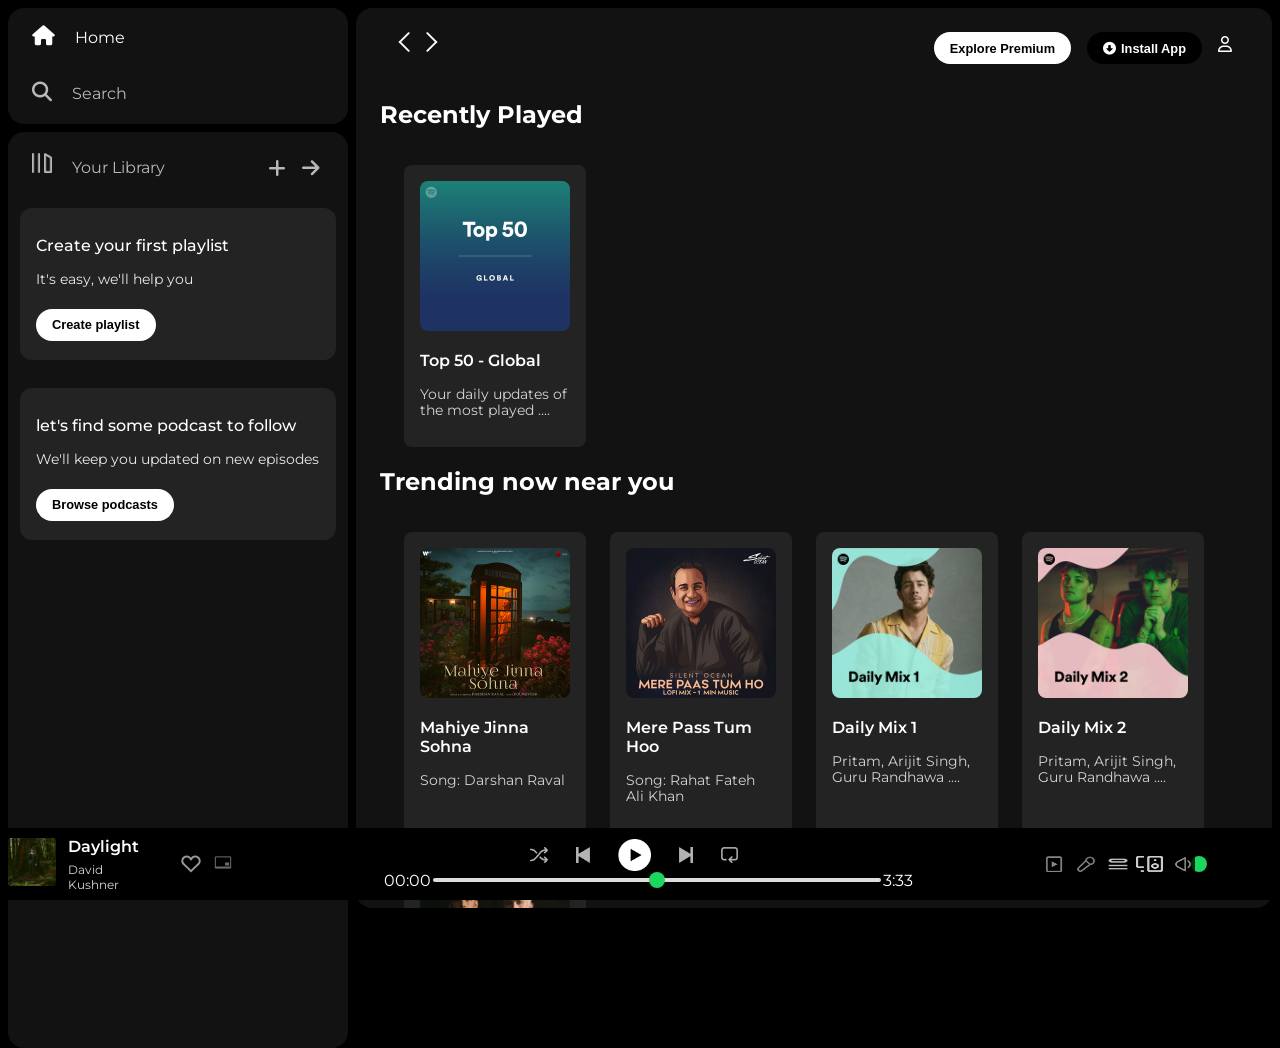
<file: index.html>
<!DOCTYPE html>
<html lang="en">
<head>
    <meta charset="UTF-8">
    <meta name="viewport" content="width=device-width, initial-scale=1.0">
    <link rel="stylesheet" href="https://cdnjs.cloudflare.com/ajax/libs/font-awesome/6.4.2/css/all.min.css" integrity="sha512-z3gLpd7yknf1YoNbCzqRKc4qyor8gaKU1qmn+CShxbuBusANI9QpRohGBreCFkKxLhei6S9CQXFEbbKuqLg0DA==" crossorigin="anonymous" referrerpolicy="no-referrer" />
    <link rel="icon" href="./assets/logo.png">
    <title>Spotify- Web Player: Music for everyone</title>
    <link rel="stylesheet" href="style.css">
    <link rel="preconnect" href="https://fonts.googleapis.com">
<link rel="preconnect" href="https://fonts.gstatic.com" crossorigin>
<link href="https://fonts.googleapis.com/css2?family=Montserrat:wght@300;400;500;600;700&display=swap" rel="stylesheet">
</head>
<body>
    <div class="main">
        <div class="sidebar">
            <div class="nav">
                <div class="nav-option " style="opacity: 1">
                    <i class="fa-solid fa-house"></i>
                    <a href="#">Home</a>
                </div>
                <div class="nav-option">
                    <i class="fa-solid fa-magnifying-glass"></i>
                    <a href="#">Search</a>
                </div>
            </div>
            <div class="library">
                <div class="options">
                    <div class="lib-option nav-option ">
                        <img src="./assets/library_icon.png" alt="">
                        <a href="#">Your Library</a>
                    </div>
                    <div class="icons">
                        <i class="fa-solid fa-plus"></i>
                        <i class="fa-solid fa-arrow-right"></i>
                    </div>
                </div>
                <div class="lib-box">
                    <div class="box">
                        <p class="box-p1">Create your first playlist</p>
                        <p class="box-p2">It's easy, we'll help you</p>
                        <button class="badge">Create playlist</button>
                    </div>
                    <div class="box">
                        <p class="box-p1">let's find some podcast to follow</p>
                        <p class="box-p2">We'll keep you updated on new episodes</p>
                        <button class="badge">Browse podcasts</button>
                    </div>
                </div>
            </div>
        </div>
        <div class="main-content">
            <div class="sticky-nav">
                <div class="sticky-nav-icons">
                    <img src="./assets/backward_icon.png" alt="">
                    <img src="./assets/forward_icon.png" class="hide" alt="">
                </div>
                <div class="sticky-nav-options">
                    <button class="badge nav-items">Explore Premium</button>
                    <button class="badge nav-items dark-badge"><i class="fa-solid fa-circle-down" style="margin-right: 5px;"></i>Install App</button>
                    <i class="fa-regular fa-user nav-items"></i>
                </div>
                
                
            </div>
    
                <h2>Recently Played</h2>
                <div class="cards-container">
                    <div class="card">
                        <img src="./assets/card1img.jpeg" class="card-img" alt="">
                        <p class="card-title">Top 50 - Global</p>
                        <p class="card-info">Your daily updates of the most played ....</p>
                    </div>
                </div>

                <h2>Trending now near you</h2>
                <div class="cards-container">
                    <div class="card">
                        <img src="./assets/card2img.jpeg" class="card-img" alt="">
                        <p class="card-title">Mahiye Jinna Sohna</p>
                        <p class="card-info">Song: Darshan Raval</p>
                    </div>
                    <div class="card">
                        <img src="./assets/card3img.jpeg" class="card-img" alt="">
                        <p class="card-title">Mere Pass Tum Hoo</p>
                        <p class="card-info">Song: Rahat Fateh Ali Khan</p>
                    </div>
                    <div class="card">
                        <img src="./assets/mix1.jpeg" class="card-img" alt="">
                        <p class="card-title">Daily Mix 1</p>
                        <p class="card-info">Pritam, Arijit Singh, Guru Randhawa ....</p>
                    </div>
                    
                    <div class="card">
                        <img src="./assets/mix2.jpeg" class="card-img" alt="">
                        <p class="card-title">Daily Mix 2</p>
                        <p class="card-info">Pritam, Arijit Singh, Guru Randhawa ....</p>
                    </div>
                    <div class="card">
                        <img src="./assets/mix3.jpeg" class="card-img" alt="">
                        <p class="card-title">Daily Mix 3</p>
                        <p class="card-info">Pritam, Arijit Singh, Guru Randhawa ....</p>
                    </div>
                    </div>
                    <h2>Featured Charts</h2>
                   <div class="cards-container">
                    <div class="card">
                        <img src="./assets/card5img.jpeg" class="card-img" alt="">
                        <p class="card-title">Top 50 - Global</p>
                        <p class="card-info">Your daily updates of the most played ....</p>
                    </div>
                    <div class="card">
                        <img src="./assets/card6img.jpeg" class="card-img" alt="">
                        <p class="card-title">Top Songs - India</p>
                        <p class="card-info">Your daily updates of the most played ....</p>
                    </div>
                    <div class="card">
                        <img src="./assets/card1img.jpeg" class="card-img" alt="">
                        <p class="card-title">Top 50 - Global</p>
                        <p class="card-info">Your daily updates of the most played ....</p>
                    </div>
                </div>

                <div class="footer">
                    <div class="line"></div>
                </div>
            </div>

            <div class="music-player">
                <div class="album">
                    <div class="album-contents">
                        <div class="album-img">
                            <img src="./assets/album_picture.jpeg">
                        </div>
                        <div class="album-text">
                            <p class="text1">Daylight</p>
                            <p class="text2">David Kushner</p>
                        </div>
                        <div class="album-icons">
                            <img src="./assets/album_icon1.png" class="img1">
                            <img src="./assets/album_icon2.png" class="img2">
                        </div>
                    </div>
                </div>
                <div class="player">
                    <div class="player-controls">
                        <img src="./assets/player_icon1.png" class="player-control-icon" alt="">
                        <img src="./assets/player_icon2.png" class="player-control-icon" alt="">
                        <img src="./assets/player_icon3.png" class="player-control-icon" style="opacity:1; height:2rem" alt="">
                        <img src="./assets/player_icon4.png" class="player-control-icon" alt="">
                        <img src="./assets/player_icon5.png" class="player-control-icon" alt="">
                    </div>
                    <div class="playback-bar">
                        <span class="curr-time">00:00</span>
                        <input type="range" min="0" max="100" class="progress-bar" step="1">
                        <span class="tot-time">3:33</span>
                    </div>
                </div>
                <div class="controls">
                    <div class="control-icon">
                        <img src="./assets/controls_icon1.png" alt="" class="icon" >
                        <img src="./assets/controld_icon2.png" alt="" class="icon" >
                        <img src="./assets/controls_icon3.png" alt="" class="icon" style="height: 1rem;">
                        <img src="./assets/controls_icon4.png" alt="" class="icon" style="height: 1rem;">
                        <img src="./assets/controls_icon5.png" alt="" class="icon" >
                    </div>
                    <div class="control-range">
                        <input type="range" min="0" max="100" step="1" class="progressbar2">
                    </div>
                </div>
        </div>
    </div>
</body>
</html>
</file>
<file: style.css>
body{
    font-family: 'Montserrat', sans-serif;
    margin: 0;
    background-color: black;
    color: white;
     overflow: hidden;  /* hidden property will not allows us scroll down */
}
.main{
    display: flex;
    height: 100vh;
    padding: 0.5rem;  /*vh gives 100% height on the screen */
}
.sidebar{
    background-color: black;
    width: 340px;
    border-radius: 1rem;
    margin-right: 0.5rem;  /* 1rem=16px*/
}
.main-content{
    background-color: #121212;
    flex: 1;  /*it takes all the remaining space */
    border-radius: 1rem; 
    overflow: auto;
    padding: 0 1.5rem 0 1.5rem;
}
.music-player{
    background-color: black;
    position: fixed;
    bottom: 0;
    width: 100%;
    height: 72px;
}
a{
    text-decoration: none;
    color: white;
}
.nav{
    background-color: #121212;
    border-radius: 1rem;
    display: flex;
    flex-direction: column;
    justify-content: center;
    height: 100px;
    padding: 0.5rem 0.75rem;
}
.nav-option{
    line-height: 2.5rem;
    opacity: 0.7;
    padding: 0.5rem 0.75rem;
}
.nav-option:hover{
    opacity: 1;
}
.nav-option i{
    font-size: 1.25rem;
}
.nav-option a{
    font-size: 1rem;
    margin-left: 1rem;
}
.library{
    background-color: #121212;
    border-radius: 1rem;
    height: 100%;
    margin-top: 0.5rem;
    padding: 0.5rem 0.75rem;
}
.options{
    display: flex;
    justify-content: space-between;
    align-items: center;
}
.lib-option img{
    height: 1.25rem;
    width: 1.25rem;
}
.icons{
    font-size:1.25rem;
    display: flex;
}
.icons i{
    opacity: 0.7;
    margin-right: 1rem;
}
.icons i:hover{
    opacity: 1;
}
.box{
    background-color: #232323;
    height: 8rem;
    border-radius: 0.75rem;
    margin: 0.75rem 0 1.75rem 0;
    padding: 0.75rem 1rem;
}
.box .box-p1{
    font-size: 1rem;
    font-weight: 500;
}

.box .box-p2{
    font-size: 0.85rem;
    font-weight: 400;
    opacity: 0.9;
}

.badge{
    background-color: white;
    border: none;
    border-radius: 100px;
    padding: 0.25rem 1rem;
    font-size: 0.8rem;
    font-weight: 700;
    margin-top: 0.5rem;
    height: 2rem;
    width: fit-content;

}
.dark-badge{
    background-color: black;
    color: white;

}
.sticky-nav{
    position: sticky;
    top: 0;
    background-color: #121212;
    display: flex;
    justify-content: space-between;
    align-items: center;
    padding: 1rem 0 1rem 0;
    z-index: 10;
}
.sticky-nav-icons{
    margin-left: 0.75rem;

}
.sticky-nav-options{
    display: flex;
    justify-content: center;
    align-items: center;
}
.nav-items{
    margin-right: 1rem;
}
@media(max-width:1000px){
    .hide{
        display: none;
    }
}
.card{
    background-color: #232323;
    width: 150px;
    border-radius: 0.5rem;
    padding: 1rem;
    margin-left: 1.5rem;
    margin-top: 1rem;
}
.cards-container{
    display: flex;
    flex-wrap: wrap;
}
.card-img{
    width: 100%;
    border-radius: 0.5rem;
}
.card-title{
    font-weight: 600;
}
.card-info{
    font-size:0.85rem ;
    opacity: 0.8;
}
.footer{
    height: 300px;
    display: flex;
    align-items: center;
    justify-content: center;
}
.line{
    width: 90%;
    height: 50%;
    opacity: 0.4;
    border-top: 1px solid white;

}
.music-player{
    display: flex;
    justify-content: space-between;
    align-items: center;
}
.player{
    width: 50%;
    
}
.player-controls{
    display: flex;
    justify-content: center;
    align-items: center;
}
.player-control-icon{
    height: 1rem;
    margin-right: 1.75rem;
    opacity: 0.7;
}
.player-control-icon:hover{
    opacity: 1;
}
.playback-bar{
    display: flex;
    justify-content: center;
    align-items: center;

}
.progress-bar{
    width: 70%;
    appearance: none;
    background-color: transparent;
    cursor: pointer;
}
.progress-bar::-webkit-slider-runnable-track{
    background-color: #ddd;
    border-radius: 100px;
    height: 0.2rem;
}
.progress-bar::-webkit-slider-thumb{
    appearance: none;
    height: 16px;
    width: 16px;
    background-color: #1bd760;
    border-radius: 50%;
    margin-top: -6px;
}
.album{
    width: 25%;
}

.album-contents{
    margin-right:4rem ;
    display: flex;
    justify-content: space-between;
    align-items: center;
    
}
.album-icons{
    display: flex;
    justify-content: space-evenly;
    align-items: center;
    margin-right: 4rem;
    
}
.img2 {
    height: 1.90rem; 
    padding-left: 0.5em;
    
}
.album-text{
    margin-right: 2.5rem;
    margin-left: 0.75rem;
}

.text1{
    font-size: 1rem;
    font-weight: 600;
    padding-top: 1.5rem;
}

.text2{
    font-size: 0.75rem;
    opacity: 0.85;
    padding-bottom: 1.75rem;
    margin-top: -10px;
}

.album-img img {
    height: 3rem;
    border-radius: 3px;
    opacity:0.7;
}
.img1{
    opacity: 0.6;
}
.img2{
    opacity: 0.6;
}
.img1:hover{
    opacity: 1;
}
.img2:hover{
    opacity: 1;
}
.controls{
    display: flex;
    justify-content: space-evenly;
    align-items: center;
    width: 25%;
    background-color: black;
}
.control-icon{
    display: flex;
    justify-content: space-evenly;
    align-items: center;
    padding-left: 70px;
}
.control-icon img{
    height: 2.2rem;
    width: 1.7rem;
    padding: 0.15rem;
    opacity: 0.8;
}
.icon{
    opacity: 0.5;
}
.icon:hover{
    opacity: 1;

}
.control-range{
    display: flex;
    justify-content: flex-end;
    align-items: center;
    padding-right: 100px;
}

.progressbar2::-webkit-slider-thumb{
    appearance: none;
    height: 1rem;
    width: 1rem;
    background-color: #1bd760;
    border-radius: 50%;
    margin-top: -6px;
}
.progressbar2::-webkit-slider-runnable-track{
    background-color: #ddd;
    border-radius: 100px;
    height: 0.2rem;
}
.progressbar2{
    width: 100%;
    appearance: none;
    background-color: transparent;
    cursor: pointer;
    margin-left: 1px;
}

.control-icons:hover{
    opacity: 1;
    cursor: pointer;
}
</file>
<file: Spotify Clone/style.css>
body{
    font-family: 'Montserrat', sans-serif;
    margin: 0;
    background-color: black;
    color: white;
     overflow: hidden;  /* hidden property will not allows us scroll down */
}
.main{
    display: flex;
    height: 100vh;
    padding: 0.5rem;  /*vh gives 100% height on the screen */
}
.sidebar{
    background-color: black;
    width: 340px;
    border-radius: 1rem;
    margin-right: 0.5rem;  /* 1rem=16px*/
}
.main-content{
    background-color: #121212;
    flex: 1;  /*it takes all the remaining space */
    border-radius: 1rem; 
    overflow: auto;
    padding: 0 1.5rem 0 1.5rem;
}
.music-player{
    background-color: black;
    position: fixed;
    bottom: 0;
    width: 100%;
    height: 72px;
}
a{
    text-decoration: none;
    color: white;
}
.nav{
    background-color: #121212;
    border-radius: 1rem;
    display: flex;
    flex-direction: column;
    justify-content: center;
    height: 100px;
    padding: 0.5rem 0.75rem;
}
.nav-option{
    line-height: 2.5rem;
    opacity: 0.7;
    padding: 0.5rem 0.75rem;
}
.nav-option:hover{
    opacity: 1;
}
.nav-option i{
    font-size: 1.25rem;
}
.nav-option a{
    font-size: 1rem;
    margin-left: 1rem;
}
.library{
    background-color: #121212;
    border-radius: 1rem;
    height: 100%;
    margin-top: 0.5rem;
    padding: 0.5rem 0.75rem;
}
.options{
    display: flex;
    justify-content: space-between;
    align-items: center;
}
.lib-option img{
    height: 1.25rem;
    width: 1.25rem;
}
.icons{
    font-size:1.25rem;
    display: flex;
}
.icons i{
    opacity: 0.7;
    margin-right: 1rem;
}
.icons i:hover{
    opacity: 1;
}
.box{
    background-color: #232323;
    height: 8rem;
    border-radius: 0.75rem;
    margin: 0.75rem 0 1.75rem 0;
    padding: 0.75rem 1rem;
}
.box .box-p1{
    font-size: 1rem;
    font-weight: 500;
}

.box .box-p2{
    font-size: 0.85rem;
    font-weight: 400;
    opacity: 0.9;
}

.badge{
    background-color: white;
    border: none;
    border-radius: 100px;
    padding: 0.25rem 1rem;
    font-size: 0.8rem;
    font-weight: 700;
    margin-top: 0.5rem;
    height: 2rem;
    width: fit-content;

}
.dark-badge{
    background-color: black;
    color: white;

}
.sticky-nav{
    position: sticky;
    top: 0;
    background-color: #121212;
    display: flex;
    justify-content: space-between;
    align-items: center;
    padding: 1rem 0 1rem 0;
    z-index: 10;
}
.sticky-nav-icons{
    margin-left: 0.75rem;

}
.sticky-nav-options{
    display: flex;
    justify-content: center;
    align-items: center;
}
.nav-items{
    margin-right: 1rem;
}
@media(max-width:1000px){
    .hide{
        display: none;
    }
}
.card{
    background-color: #232323;
    width: 150px;
    border-radius: 0.5rem;
    padding: 1rem;
    margin-left: 1.5rem;
    margin-top: 1rem;
}
.cards-container{
    display: flex;
    flex-wrap: wrap;
}
.card-img{
    width: 100%;
    border-radius: 0.5rem;
}
.card-title{
    font-weight: 600;
}
.card-info{
    font-size:0.85rem ;
    opacity: 0.8;
}
.footer{
    height: 300px;
    display: flex;
    align-items: center;
    justify-content: center;
}
.line{
    width: 90%;
    height: 50%;
    opacity: 0.4;
    border-top: 1px solid white;

}
.music-player{
    display: flex;
    justify-content: space-between;
    align-items: center;
}
.player{
    width: 50%;
    
}
.player-controls{
    display: flex;
    justify-content: center;
    align-items: center;
}
.player-control-icon{
    height: 1rem;
    margin-right: 1.75rem;
    opacity: 0.7;
}
.player-control-icon:hover{
    opacity: 1;
}
.playback-bar{
    display: flex;
    justify-content: center;
    align-items: center;

}
.progress-bar{
    width: 70%;
    appearance: none;
    background-color: transparent;
    cursor: pointer;
}
.progress-bar::-webkit-slider-runnable-track{
    background-color: #ddd;
    border-radius: 100px;
    height: 0.2rem;
}
.progress-bar::-webkit-slider-thumb{
    appearance: none;
    height: 16px;
    width: 16px;
    background-color: #1bd760;
    border-radius: 50%;
    margin-top: -6px;
}
.album{
    width: 25%;
}

.album-contents{
    margin-right:4rem ;
    display: flex;
    justify-content: space-between;
    align-items: center;
    
}
.album-icons{
    display: flex;
    justify-content: space-evenly;
    align-items: center;
    margin-right: 4rem;
    
}
.img2 {
    height: 1.90rem; 
    padding-left: 0.5em;
    
}
.album-text{
    margin-right: 2.5rem;
    margin-left: 0.75rem;
}

.text1{
    font-size: 1rem;
    font-weight: 600;
    padding-top: 1.5rem;
}

.text2{
    font-size: 0.75rem;
    opacity: 0.85;
    padding-bottom: 1.75rem;
    margin-top: -10px;
}

.album-img img {
    height: 3rem;
    border-radius: 3px;
    opacity:0.7;
}
.img1{
    opacity: 0.6;
}
.img2{
    opacity: 0.6;
}
.img1:hover{
    opacity: 1;
}
.img2:hover{
    opacity: 1;
}
.controls{
    display: flex;
    justify-content: space-evenly;
    align-items: center;
    width: 25%;
    background-color: black;
}
.control-icon{
    display: flex;
    justify-content: space-evenly;
    align-items: center;
    padding-left: 70px;
}
.control-icon img{
    height: 2.2rem;
    width: 1.7rem;
    padding: 0.15rem;
    opacity: 0.8;
}
.icon{
    opacity: 0.5;
}
.icon:hover{
    opacity: 1;

}
.control-range{
    display: flex;
    justify-content: flex-end;
    align-items: center;
    padding-right: 100px;
}

.progressbar2::-webkit-slider-thumb{
    appearance: none;
    height: 1rem;
    width: 1rem;
    background-color: #1bd760;
    border-radius: 50%;
    margin-top: -6px;
}
.progressbar2::-webkit-slider-runnable-track{
    background-color: #ddd;
    border-radius: 100px;
    height: 0.2rem;
}
.progressbar2{
    width: 100%;
    appearance: none;
    background-color: transparent;
    cursor: pointer;
    margin-left: 1px;
}

.control-icons:hover{
    opacity: 1;
    cursor: pointer;
}
</file>
